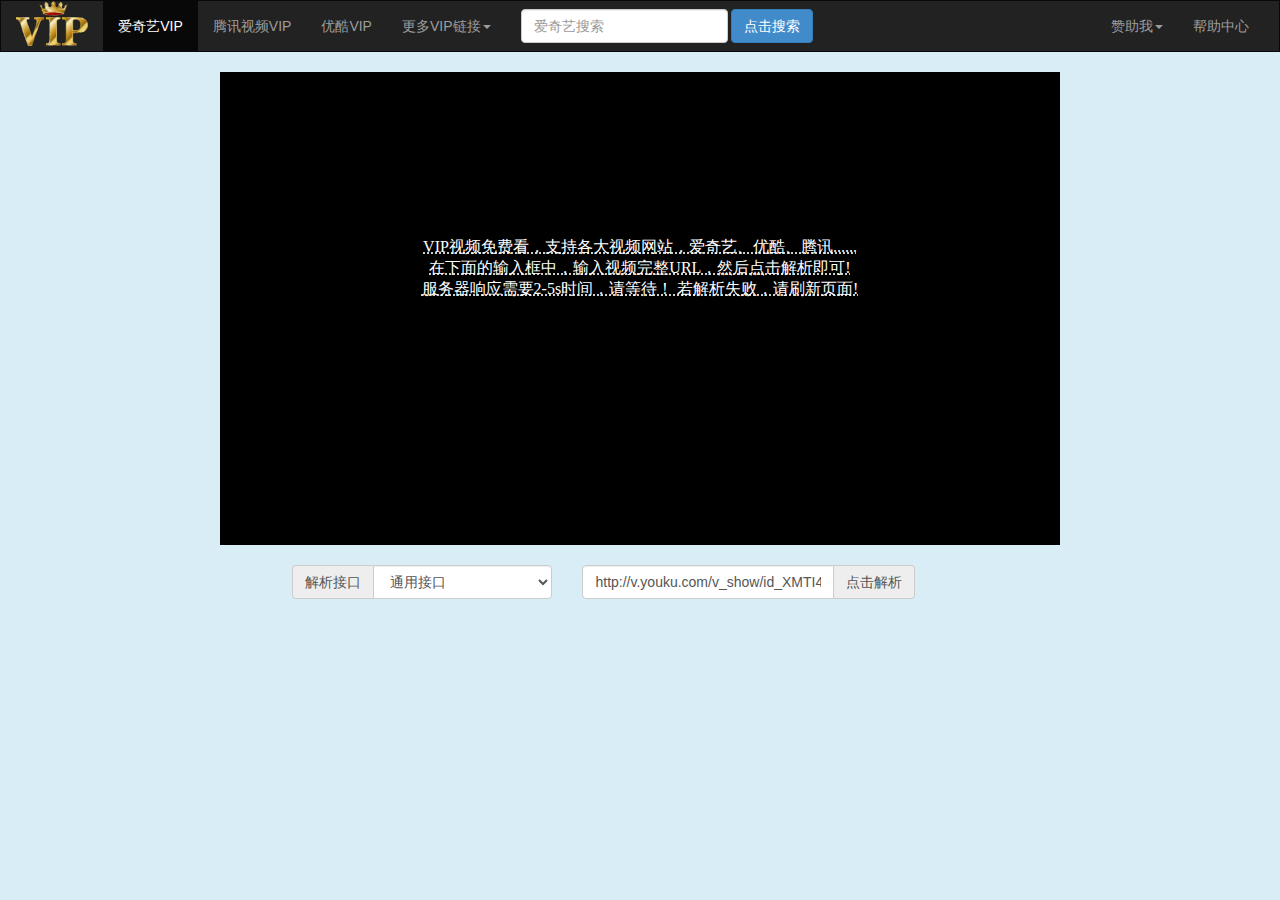
<file: index.html>
<!DOCTYPE html>
<html>

<head>
    <meta charset="UTF-8">
    <meta http-equiv="X-UA-Compatible" content="IE=edge,chrome=1">
    <meta name="viewport" content="width=device-width,initial-scale=1,minimum-scale=1,maximum-scale=1,user-scalable=no" />
    <meta name="keywords" lang="zh-CN" content="vip,vip视频,视频,视频网站,高清视频,电影,vip电影，电视剧vip" />
    <title>尊享VIP - 视频免费看</title>
    <link rel="stylesheet" href="css/bootstrap.min.css" />
    <link rel="stylesheet" type="text/css" href="css/index.css">
</head>

<body class="bg-info">
    <!--
        	作者：277478869@qq.com
        	时间：2017-07-01
        	描述：导航条开始
        -->
    <header>
        <nav class="navbar navbar-inverse">
            <div class="container-fluid">
                <!-- Brand and toggle get grouped for better mobile display -->
                <div class="navbar-header">
                    <button type="button" class="navbar-toggle collapsed" data-toggle="collapse" data-target="#bs-example-navbar-collapse-1" aria-expanded="false">
                        <span class="sr-only">Toggle navigation</span>
                        <span class="icon-bar"></span>
                        <span class="icon-bar"></span>
                        <span class="icon-bar"></span>
                    </button>
                    <a class="navbar-brand" href="https://cloudgyb.github.io">
                	<img src="img/logo.png" alt="VIP电影免费看">
                </a>
                </div>
                <div class="collapse navbar-collapse" id="bs-example-navbar-collapse-1">
                    <ul class="nav navbar-nav">
                        <li class="active">
                            <a href="http://vip.iqiyi.com/?fc=b4df9faa4b31aec4" target="_blank">爱奇艺VIP<span class="sr-only">(current)</span></a>
                        </li>
                        <li>
                            <a href="http://film.qq.com/x/2017/" target="_blank">腾讯视频VIP</a>
                        </li>
                        <li>
                            <a href="http://vip.youku.com/" target="_blank">优酷VIP</a>
                        </li>
                        <li class="dropdown">
                            <a href="#" class="dropdown-toggle" data-toggle="dropdown" role="button" aria-haspopup="true" aria-expanded="false">更多VIP链接<span class="caret"></span></a>
                            <ul class="dropdown-menu">
                                <li>
                                    <a href="https://film.sohu.com/vip.html" target="_blank">搜狐视频VIP</a>
                                </li>
                                <li>
                                    <a href="http://vip.le.com/" target="_blank">乐视VIP</a>
                                </li>
                                <li>
                                    <a href="http://vip.pptv.com/" target="_blank">PPTV聚力VIP</a>
                                </li>
                                <li>
                                    <a href="http://vip.baofeng.com/" target="_blank">暴风影音VIP</a>
                                </li>
                                <li>
                                    <a href="http://movie.ku6.com/" target="_blank">酷6网VIP</a>
                                </li>
                                <li role="separator" class="divider"></li>
                                <li>
                                    <a href="http://new.tudou.com/" target="_blank">土豆</a>
                                </li>
                                <li>
                                    <a href="http://video.sina.com.cn/" target="_blank">新浪视频</a>
                                </li>
                                <li>
                                    <a href="http://www.56.com/movie" target="_blank">我乐网</a>
                                </li>
                                <li>
                                    <a href="https://www.bilibili.com/index.html" target="_blank">哔哩哔哩</a>
                                </li>
                            </ul>
                        </li>
                    </ul>
                    <form class="navbar-form navbar-left" action="so.html" target="_blank">
                        <div class="form-group">
                            <input type="text" id="keyword" name="keyword" class="form-control" placeholder="爱奇艺搜索">
                        </div>
                        <button id="so-btn" class="btn btn-primary">点击搜索</button>
                    </form>
                    <ul class="nav navbar-nav navbar-right">
                        <li class="dropdown">
                            <a href="#" class="dropdown-toggle" data-toggle="dropdown" role="button" aria-haspopup="true" aria-expanded="false">赞助我<span class="caret"></span></a>
                            <ul class="dropdown-menu">
                                <li><img src="img/sponsor/alipay.jpg" style="width:145px;height: 145px;" /></li>
                                <li><img src="img/sponsor/weixinpay.png" style="width:145px;height: 145px;" /></li>
                            </ul>
                        </li>
                        <li>
                            <a href="help.html">帮助中心</a>
                        </li>
                    </ul>
                </div>
                <!-- /.navbar-collapse -->
            </div>
            <!-- /.container-fluid -->
        </nav>
    </header>
    <!--
        	作者：277478869@qq.com
        	时间：2017-07-01
        	描述：页面主题内容开始
        -->
    <div class="container">
        <!-- 16:9 aspect ratio -->
        <div class="embed-responsive embed-responsive-16by9">
            <iframe class="embed-responsive-item" src="help.html" scrolling="no"></iframe>
        </div>
        <br />
        <div class="row">
            <div class="col-lg-1 col-md-2 col-sm-0 col-xs-0"></div>
            <!-- 解析接口选择 -->
            <div class="col-lg-4 col-md-4 col-sm-5 col-xs-5">
                <div class="input-group">
                    <label class="input-group-addon">解析接口</label>
                    <select class="form-control" id='parse-interface'>
                        <option value="common1">通用接口</option>
                        <option value="iqiyi0">爱奇艺稳定接口</option>
                        <option value="vqq">腾讯稳定接口</option>
                        <option value="youku">优酷稳定接口</option>
                        <option value="tudou">土豆稳定接口</option>
                        <option value="manguo">芒果视频接口</option>
                        <option value="leshi">乐视接口</option>
                        <option value="sohu">搜狐视频接口</option>
                        <option value="pptv">PPTV接口</option>
                    </select>
                </div>
            </div>
            <div class="col-lg-5 col-md-5 col-sm-7 col-xs-7 form-group">
                <div class="input-group">
                    <input id="v-url" class="form-control" type="text" name="url" placeholder=" 输入视频URL" value="http://v.youku.com/v_show/id_XMTI4NTY3MTY1Mg==.html" />
                    <div id="parse-btn" class="input-group-addon"><span style="cursor: pointer;">点击解析</span></div>
                </div>
            </div>
            <div class="col-lg-2 col-md-1 col-sm-0 col-xs-0"></div>
        </div>
    </div>
    <script type="text/javascript" src="js/jquery-1.9.1.min.js"></script>
    <script type="text/javascript" src="js/bootstrap.min.js"></script>
</body>

</html>
</file>
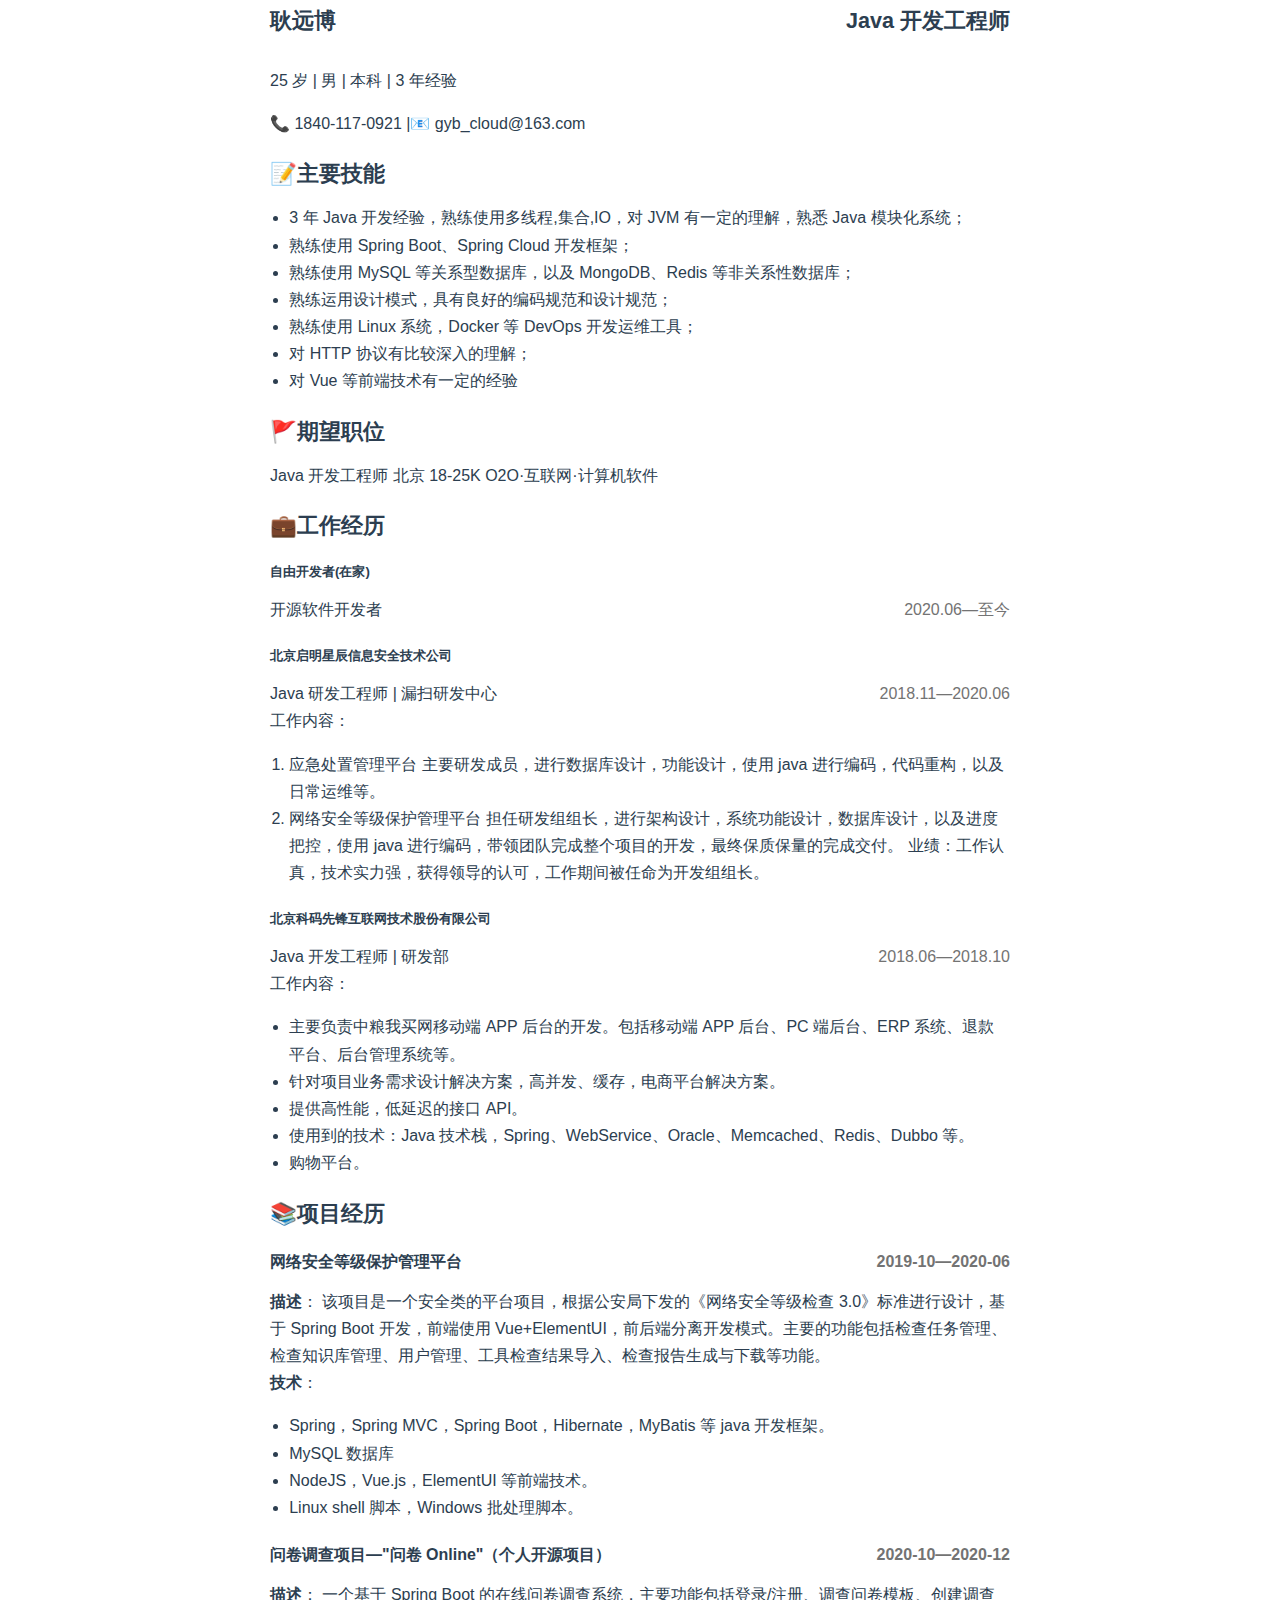
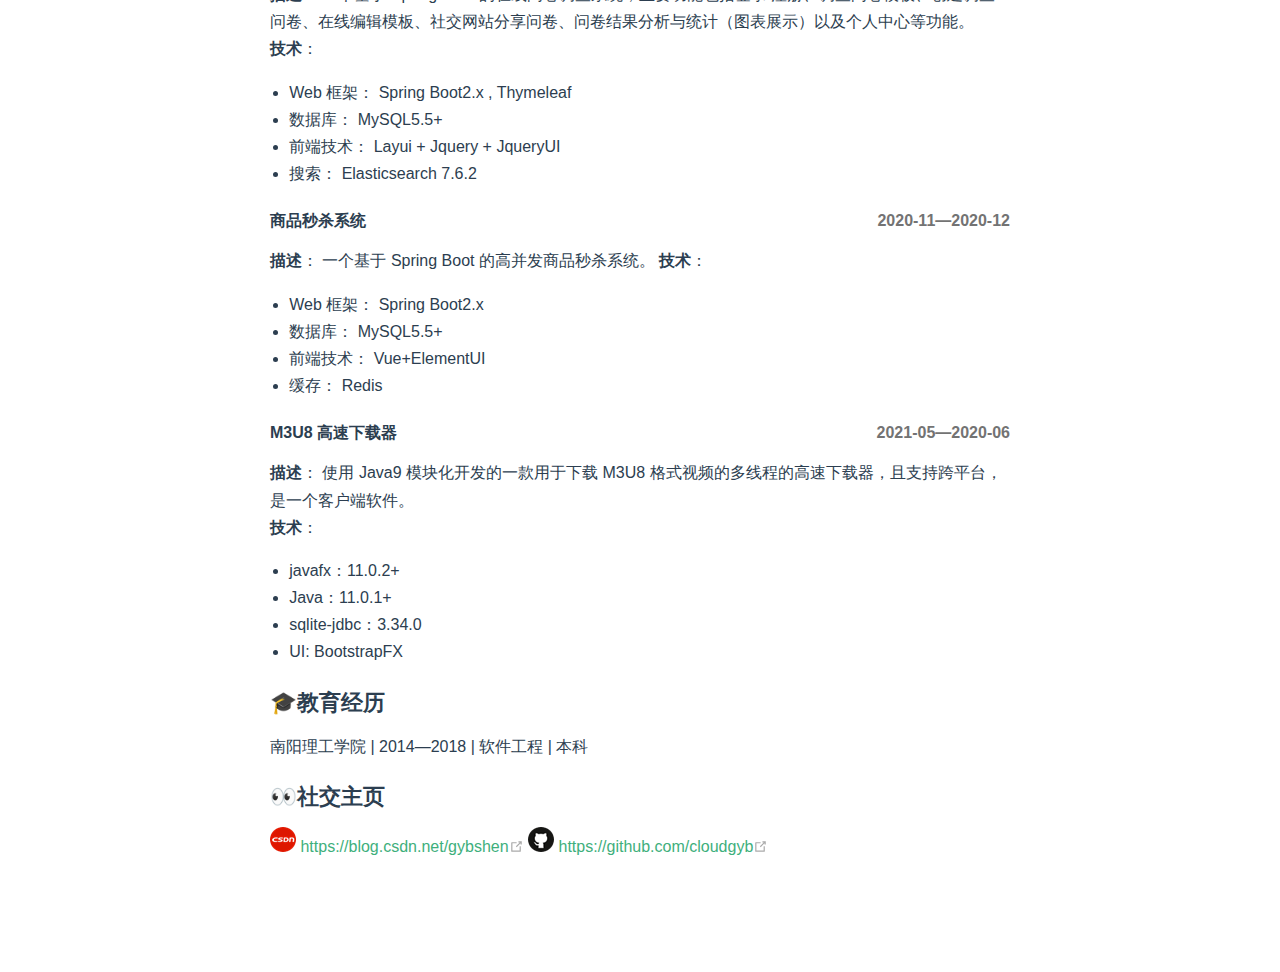
<file: resume/index.html>
<!DOCTYPE html>
<html lang="en-US">
  <head>
    <meta charset="utf-8">
    <meta name="viewport" content="width=device-width,initial-scale=1">
    <title>耿远博 | 非常感谢您在百忙之中查看我的简历</title>
    <meta name="generator" content="VuePress 1.8.2">
    
    <meta name="description" content="Just playing around">
    
    <link rel="preload" href="/resume/assets/css/0.styles.07fd8da5.css" as="style"><link rel="preload" href="/resume/assets/js/app.e9325c93.js" as="script"><link rel="preload" href="/resume/assets/js/2.5a4153d2.js" as="script"><link rel="preload" href="/resume/assets/js/6.09b10b23.js" as="script"><link rel="prefetch" href="/resume/assets/js/3.f2fa0af8.js"><link rel="prefetch" href="/resume/assets/js/4.20b2ba74.js"><link rel="prefetch" href="/resume/assets/js/5.7f1e672e.js"><link rel="prefetch" href="/resume/assets/js/7.79a33cd8.js">
    <link rel="stylesheet" href="/resume/assets/css/0.styles.07fd8da5.css">
  </head>
  <body>
    <div id="app" data-server-rendered="true"><div class="theme-container no-navbar no-sidebar"><!----> <div class="sidebar-mask"></div> <aside class="sidebar"><!---->  <!----> </aside> <main class="page"> <div class="theme-default-content content__default"><h3 id="耿远博-java-开发工程师"><a href="#耿远博-java-开发工程师" class="header-anchor">#</a> 耿远博 <label style="float:right;">Java 开发工程师</label></h3> <p>25 岁 | 男 | 本科 | 3 年经验</p> <p>📞 1840-117-0921 |📧 gyb_cloud@163.com</p> <h3 id="主要技能"><a href="#主要技能" class="header-anchor">#</a> 📝主要技能</h3> <ul><li>3 年 Java 开发经验，熟练使用多线程,集合,IO，对 JVM 有一定的理解，熟悉 Java 模块化系统；</li> <li>熟练使用 Spring Boot、Spring Cloud 开发框架；</li> <li>熟练使用 MySQL 等关系型数据库，以及 MongoDB、Redis 等非关系性数据库；</li> <li>熟练运用设计模式，具有良好的编码规范和设计规范；</li> <li>熟练使用 Linux 系统，Docker 等 DevOps 开发运维工具；</li> <li>对 HTTP 协议有比较深入的理解；</li> <li>对 Vue 等前端技术有一定的经验</li></ul> <h3 id="期望职位"><a href="#期望职位" class="header-anchor">#</a> 🚩期望职位</h3> <p>Java 开发工程师 北京 18-25K O2O·互联网·计算机软件</p> <h3 id="工作经历"><a href="#工作经历" class="header-anchor">#</a> 💼工作经历</h3> <h5 id="自由开发者-在家"><a href="#自由开发者-在家" class="header-anchor">#</a> 自由开发者(在家)</h5> <p>开源软件开发者 <span style="float:right;color:#737373;">2020.06—至今</span></p> <h5 id="北京启明星辰信息安全技术公司"><a href="#北京启明星辰信息安全技术公司" class="header-anchor">#</a> 北京启明星辰信息安全技术公司</h5> <p>Java 研发工程师 | 漏扫研发中心 <span style="float:right;color:#737373;">2018.11—2020.06</span><br>
工作内容：</p> <ol><li>应急处置管理平台
主要研发成员，进行数据库设计，功能设计，使用 java 进行编码，代码重构，以及日常运维等。</li> <li>网络安全等级保护管理平台
担任研发组组长，进行架构设计，系统功能设计，数据库设计，以及进度把控，使用 java 进行编码，带领团队完成整个项目的开发，最终保质保量的完成交付。
业绩：工作认真，技术实力强，获得领导的认可，工作期间被任命为开发组组长。</li></ol> <h5 id="北京科码先锋互联网技术股份有限公司"><a href="#北京科码先锋互联网技术股份有限公司" class="header-anchor">#</a> 北京科码先锋互联网技术股份有限公司</h5> <p>Java 开发工程师 | 研发部 <span style="float:right;color:#737373;">2018.06—2018.10</span><br>
工作内容：</p> <ul><li>主要负责中粮我买网移动端 APP 后台的开发。包括移动端 APP 后台、PC 端后台、ERP 系统、退款平台、后台管理系统等。</li> <li>针对项目业务需求设计解决方案，高并发、缓存，电商平台解决方案。</li> <li>提供高性能，低延迟的接口 API。</li> <li>使用到的技术：Java 技术栈，Spring、WebService、Oracle、Memcached、Redis、Dubbo 等。</li> <li>购物平台。</li></ul> <h3 id="项目经历"><a href="#项目经历" class="header-anchor">#</a> 📚项目经历</h3> <h4 id="网络安全等级保护管理平台-2019-10-2020-06"><a href="#网络安全等级保护管理平台-2019-10-2020-06" class="header-anchor">#</a> 网络安全等级保护管理平台 <span style="float:right;color:#737373;">2019-10—2020-06</span><br></h4> <p><strong>描述</strong>：
该项目是一个安全类的平台项目，根据公安局下发的《网络安全等级检查 3.0》标准进行设计，基于 Spring Boot 开发，前端使用 Vue+ElementUI，前后端分离开发模式。主要的功能包括检查任务管理、检查知识库管理、用户管理、工具检查结果导入、检查报告生成与下载等功能。<br> <strong>技术</strong>：</p> <ul><li>Spring，Spring MVC，Spring Boot，Hibernate，MyBatis 等 java 开发框架。</li> <li>MySQL 数据库</li> <li>NodeJS，Vue.js，ElementUI 等前端技术。</li> <li>Linux shell 脚本，Windows 批处理脚本。</li></ul> <h4 id="问卷调查项目-问卷-online-个人开源项目-2020-10-2020-12"><a href="#问卷调查项目-问卷-online-个人开源项目-2020-10-2020-12" class="header-anchor">#</a> 问卷调查项目—&quot;问卷 Online&quot;（个人开源项目） <span style="float:right;color:#737373;">2020-10—2020-12</span><br></h4> <p><strong>描述</strong>：
一个基于 Spring Boot 的在线问卷调查系统，主要功能包括登录/注册、调查问卷模板、创建调查问卷、在线编辑模板、社交网站分享问卷、问卷结果分析与统计（图表展示）以及个人中心等功能。<br> <strong>技术</strong>：</p> <ul><li>Web 框架： Spring Boot2.x , Thymeleaf</li> <li>数据库： MySQL5.5+</li> <li>前端技术： Layui + Jquery + JqueryUI</li> <li>搜索： Elasticsearch 7.6.2</li></ul> <h4 id="商品秒杀系统-2020-11-2020-12"><a href="#商品秒杀系统-2020-11-2020-12" class="header-anchor">#</a> 商品秒杀系统 <span style="float:right;color:#737373;">2020-11—2020-12</span><br></h4> <p><strong>描述</strong>：
一个基于 Spring Boot 的高并发商品秒杀系统。
<strong>技术</strong>：</p> <ul><li>Web 框架： Spring Boot2.x</li> <li>数据库： MySQL5.5+</li> <li>前端技术： Vue+ElementUI</li> <li>缓存： Redis</li></ul> <h4 id="m3u8-高速下载器-2021-05-2020-06"><a href="#m3u8-高速下载器-2021-05-2020-06" class="header-anchor">#</a> M3U8 高速下载器 <span style="float:right;color:#737373;">2021-05—2020-06</span><br></h4> <p><strong>描述</strong>：
使用 Java9 模块化开发的一款用于下载 M3U8 格式视频的多线程的高速下载器，且支持跨平台，是一个客户端软件。<br> <strong>技术</strong>：</p> <ul><li>javafx：11.0.2+</li> <li>Java：11.0.1+</li> <li>sqlite-jdbc：3.34.0</li> <li>UI: BootstrapFX</li></ul> <h3 id="教育经历"><a href="#教育经历" class="header-anchor">#</a> 🎓教育经历</h3> <p>南阳理工学院 | 2014—2018 |
软件工程 | 本科</p> <h3 id="社交主页"><a href="#社交主页" class="header-anchor">#</a> 👀社交主页</h3> <p><img src="[data-uri]" alt="CSDN"> <a href="https://blog.csdn.net/gybshen" target="_blank" rel="noopener noreferrer">https://blog.csdn.net/gybshen<span><svg xmlns="http://www.w3.org/2000/svg" aria-hidden="true" focusable="false" x="0px" y="0px" viewBox="0 0 100 100" width="15" height="15" class="icon outbound"><path fill="currentColor" d="M18.8,85.1h56l0,0c2.2,0,4-1.8,4-4v-32h-8v28h-48v-48h28v-8h-32l0,0c-2.2,0-4,1.8-4,4v56C14.8,83.3,16.6,85.1,18.8,85.1z"></path> <polygon fill="currentColor" points="45.7,48.7 51.3,54.3 77.2,28.5 77.2,37.2 85.2,37.2 85.2,14.9 62.8,14.9 62.8,22.9 71.5,22.9"></polygon></svg> <span class="sr-only">(opens new window)</span></span></a> <img src="[data-uri]" alt="Github"> <a href="https://github.com/cloudgyb" target="_blank" rel="noopener noreferrer">https://github.com/cloudgyb<span><svg xmlns="http://www.w3.org/2000/svg" aria-hidden="true" focusable="false" x="0px" y="0px" viewBox="0 0 100 100" width="15" height="15" class="icon outbound"><path fill="currentColor" d="M18.8,85.1h56l0,0c2.2,0,4-1.8,4-4v-32h-8v28h-48v-48h28v-8h-32l0,0c-2.2,0-4,1.8-4,4v56C14.8,83.3,16.6,85.1,18.8,85.1z"></path> <polygon fill="currentColor" points="45.7,48.7 51.3,54.3 77.2,28.5 77.2,37.2 85.2,37.2 85.2,14.9 62.8,14.9 62.8,22.9 71.5,22.9"></polygon></svg> <span class="sr-only">(opens new window)</span></span></a></p></div> <footer class="page-edit"><!----> <!----></footer> <!----> </main></div><div class="global-ui"></div></div>
    <script src="/resume/assets/js/app.e9325c93.js" defer></script><script src="/resume/assets/js/2.5a4153d2.js" defer></script><script src="/resume/assets/js/6.09b10b23.js" defer></script>
  </body>
</html>
</file>
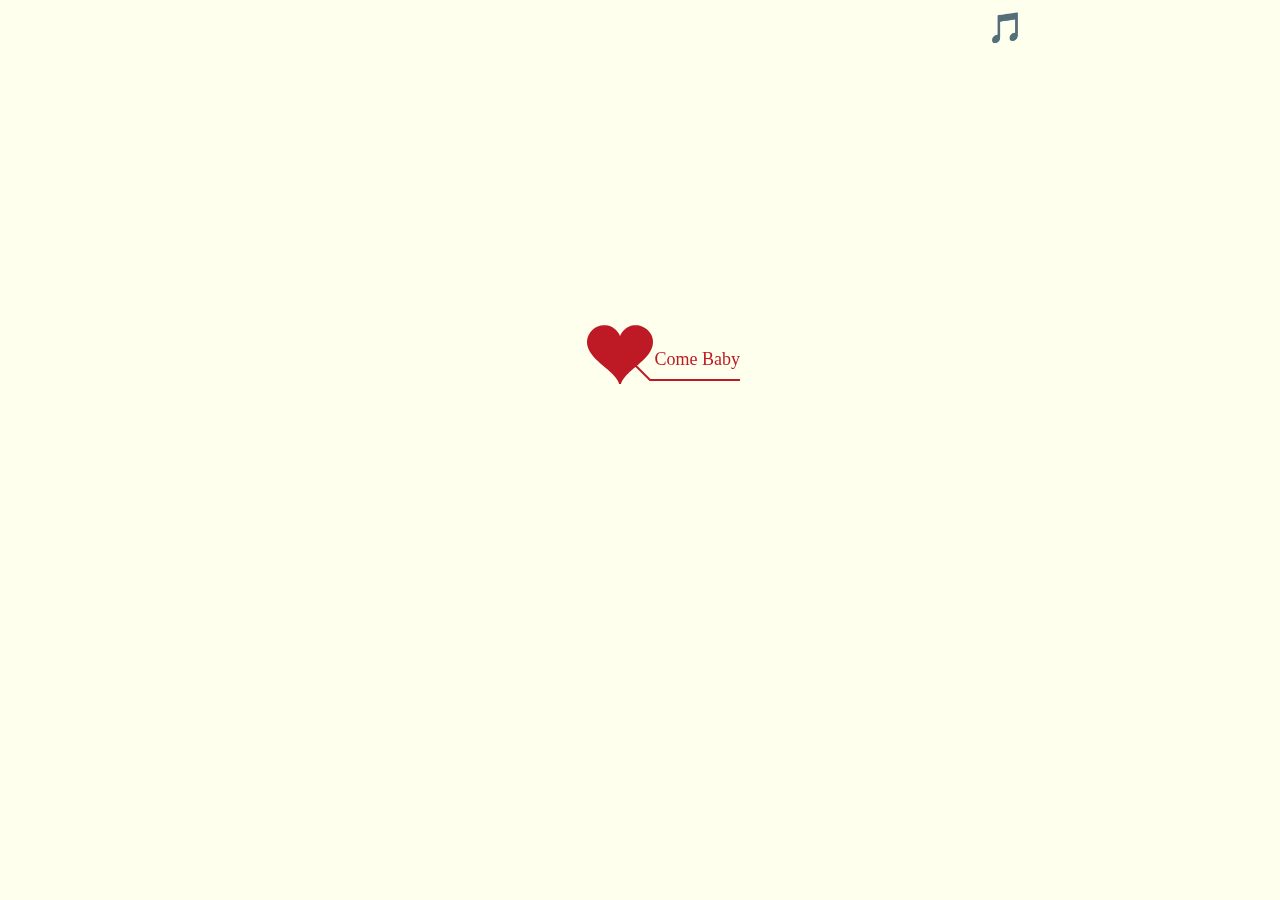
<file: love/1/index.html>
﻿<!DOCTYPE html PUBLIC "-//W3C//DTD XHTML 1.0 Strict//EN" "http://www.w3.org/TR/xhtml1/DTD/xhtml1-strict.dtd">
<html xml:lang="en" xmlns="http://www.w3.org/1999/xhtml">
<head>
    <meta http-equiv="Content-Type" content="text/html; charset=UTF-8">
    <title>给陈老师的一封信</title>
    <link type="text/css" rel="stylesheet" href="./file/default.css">
    <script type="text/javascript" src="./file/jquery.min.js"></script>
    <script type="text/javascript" src="./file/jscex.min.js"></script>
    <script type="text/javascript" src="./file/jscex-parser.js"></script>
    <script type="text/javascript" src="./file/jscex-jit.js"></script>
    <script type="text/javascript" src="./file/jscex-builderbase.min.js"></script>
    <script type="text/javascript" src="./file/jscex-async.min.js"></script>
    <script type="text/javascript" src="./file/jscex-async-powerpack.min.js"></script>
    <script type="text/javascript" src="./file/functions.js" charset="utf-8"></script>
    <script type="text/javascript" src="./file/love.js" charset="utf-8"></script>
    <style type="text/css">
    </style>
</head>
<body>
<div id="main">
    <div id="error">本页面采用HTML5编辑，目前您的浏览器无法显示，请换成谷歌(<a
            href="http://www.google.cn/chrome/intl/zh-CN/landing_chrome.html?hl=zh-CN&brand=CHMI">Chrome</a>)或者火狐(<a
            href="http://firefox.com.cn/download/">Firefox</a>)浏览器，或者其他游览器的最新版本。
    </div>
    <audio height="100" width="100" id="music">
        <source src="renxi.mp3" type="audio/mp3"/>
        <embed height="100" width="100" src="renxi.mp3"/>
    </audio>
    <div onclick="document.getElementById('music').play()" title="点我播放音乐" style="cursor: pointer;position: absolute;right: 20%">
        <span style='font-size:30px;'>&#127925;</span>
    </div>
    <div id="wrap">
        <div id="text">
            <div id="code"><font color="#FF0000"> <span class="say">亲爱的陈老师，我&#128150;你</span><br>
                <span class="say"> 你还记得吗，咱们第一次见面是我去你家相亲，第一次见面，我紧张的双手出汗...那天是2024年1月1日</span><br>
                <span class="say"> 在2024年1月5日晚上我主动加了你的微信，1月6日早上你同意了我的好友申请...</span><br>
                <span class="say"> 2月14日情人节，我跑了镇上几个地方买到了心仪的玫瑰花，只想亲手送给你...</span><br>
                <span class="say"> 3月24晚上我惹你生气了...爱需要包容和理解，第二天下午我们和好了，然后我们确定了恋爱关系...我开心的不知道该怎么做...</span><br>
                <span class="say"> 我知道我不会甜言蜜语，</span><br>
                <span class="say"> 但是我会用行动证明一切</span><br>
                <span class="say">希望可以执子之手，与子偕老</span><br>
                <span class="say">如果上天让我许三个愿望，</span><br>
                <span class="say">第一个是今生今世和你在一起， </span><br>
                <span class="say"> 第二个是再生再世和你在一起，</span><br>
                <span class="say">第三个是永生永世和你不分离 </span><br>
                <span class="say"><span class="space"></span> -- 爱你的小耿</span> </font>
                <br/>
                <br/>
                </p>
            </div>
        </div>
        <div id="clock-box">
            <span class="STYLE1"></span>
            <font color="#f61212cc">亲爱的，我喜欢你</font>
            <span class="STYLE1">已经是……</span>
            <div id="clock"></div>
        </div>
        <canvas id="canvas" width="1100" height="680"></canvas>
    </div>

</div>

<script>
</script>

<script>
    (function () {
        var canvas = $('#canvas');

        if (!canvas[0].getContext) {
            $("#error").show();
            return false;
        }

        var width = canvas.width();
        var height = canvas.height();
        canvas.attr("width", width);
        canvas.attr("height", height);
        var opts = {
            seed: {
                x: width / 2 - 20,
                color: "rgb(190, 26, 37)",
                scale: 2
            },
            branch: [
                [535, 680, 570, 250, 500, 200, 30, 100, [
                    [540, 500, 455, 417, 340, 400, 13, 100, [
                        [450, 435, 434, 430, 394, 395, 2, 40]
                    ]],
                    [550, 445, 600, 356, 680, 345, 12, 100, [
                        [578, 400, 648, 409, 661, 426, 3, 80]
                    ]],
                    [539, 281, 537, 248, 534, 217, 3, 40],
                    [546, 397, 413, 247, 328, 244, 9, 80, [
                        [427, 286, 383, 253, 371, 205, 2, 40],
                        [498, 345, 435, 315, 395, 330, 4, 60]
                    ]],
                    [546, 357, 608, 252, 678, 221, 6, 100, [
                        [590, 293, 646, 277, 648, 271, 2, 80]
                    ]]
                ]]
            ],
            bloom: {
                num: 700,
                width: 1080,
                height: 650,
            },
            footer: {
                width: 1200,
                height: 5,
                speed: 10,
            }
        }

        var tree = new Tree(canvas[0], width, height, opts);
        var seed = tree.seed;
        var foot = tree.footer;
        var hold = 1;

        canvas.click(function (e) {
            var offset = canvas.offset(), x, y;
            x = e.pageX - offset.left;
            y = e.pageY - offset.top;
            if (seed.hover(x, y)) {
                hold = 0;
                canvas.unbind("click");
                canvas.unbind("mousemove");
                canvas.removeClass('hand');
            }
        }).mousemove(function (e) {
            var offset = canvas.offset(), x, y;
            x = e.pageX - offset.left;
            y = e.pageY - offset.top;
            canvas.toggleClass('hand', seed.hover(x, y));
        });

        var seedAnimate = eval(Jscex.compile("async", function () {
            seed.draw();
            while (hold) {
                $await(Jscex.Async.sleep(10));
            }
            while (seed.canScale()) {
                seed.scale(0.95);
                $await(Jscex.Async.sleep(10));
            }
            while (seed.canMove()) {
                seed.move(0, 2);
                foot.draw();
                $await(Jscex.Async.sleep(10));
            }
        }));

        var growAnimate = eval(Jscex.compile("async", function () {
            do {
                tree.grow();
                $await(Jscex.Async.sleep(10));
            } while (tree.canGrow());
        }));

        var flowAnimate = eval(Jscex.compile("async", function () {
            do {
                tree.flower(2);
                $await(Jscex.Async.sleep(10));
            } while (tree.canFlower());
        }));

        var moveAnimate = eval(Jscex.compile("async", function () {
            tree.snapshot("p1", 240, 0, 610, 680);
            while (tree.move("p1", 500, 0)) {
                foot.draw();
                $await(Jscex.Async.sleep(10));
            }
            foot.draw();
            tree.snapshot("p2", 500, 0, 610, 680);

            // 会有闪烁不得意这样做, (＞﹏＜)
            canvas.parent().css("background", "url(" + tree.toDataURL('image/png') + ")");
            canvas.css("background", "#ffe");
            $await(Jscex.Async.sleep(300));
            canvas.css("background", "none");
        }));

        var jumpAnimate = eval(Jscex.compile("async", function () {
            var ctx = tree.ctx;
            while (true) {
                tree.ctx.clearRect(0, 0, width, height);
                tree.jump();
                foot.draw();
                $await(Jscex.Async.sleep(25));
            }
        }));

        var textAnimate = eval(Jscex.compile("async", function () {
            var together = new Date();
            together.setFullYear(2024, 0, 1); 			//时间年月日
            together.setHours(16);						//小时
            together.setMinutes(0);					//分钟
            together.setSeconds(0);					//秒前一位
            together.setMilliseconds(0);				//秒第二位

            $("#code").show().typewriter();
            $("#clock-box").fadeIn(500);
            while (true) {
                timeElapse(together);
                $await(Jscex.Async.sleep(1000));
            }
        }));

        var runAsync = eval(Jscex.compile("async", function () {
            $await(seedAnimate());
            $await(growAnimate());
            $await(flowAnimate());
            $await(moveAnimate());

            textAnimate().start();

            $await(jumpAnimate());
        }));

        runAsync().start();
    })();
</script>
</body>
</html>
</file>
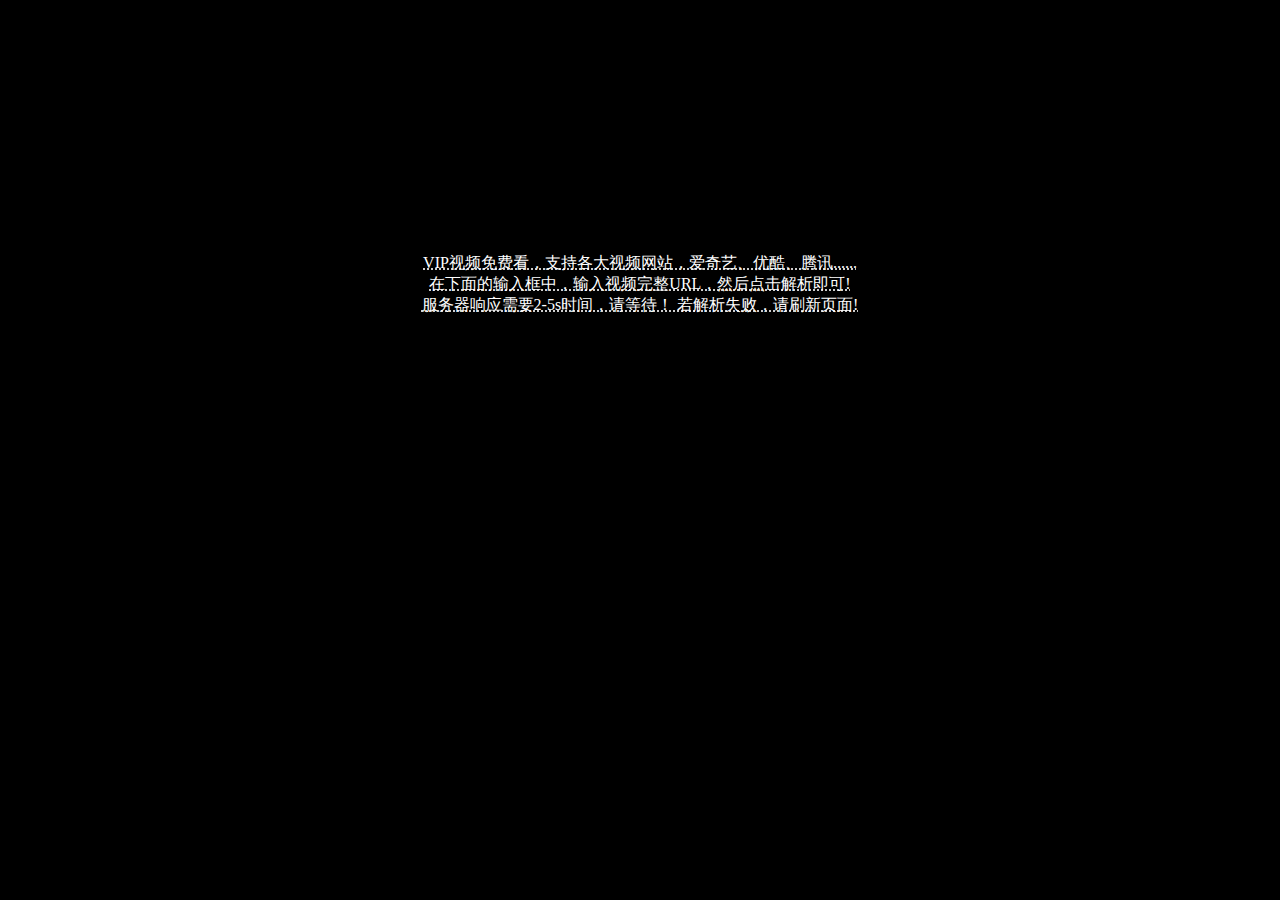
<file: help.html>
<!DOCTYPE html>
<html>

<head>
    <meta charset="utf-8" />
    <title>尊享VIP - 帮助</title>
    <style type="text/css">
    body {
        background: rgb(0, 0, 0);
    }

    div {
        text-align: center;
        text-decoration: underline;
        text-decoration-style: dotted;
        margin:20%;
        color: white;
    }
    </style>
</head>

<body>
    <div>
        VIP视频免费看，支持各大视频网站，爱奇艺、优酷、腾讯......
        <br> 在下面的输入框中，输入视频完整URL，然后点击解析即可!
        <br> 服务器响应需要2-5s时间，请等待！ 若解析失败，请刷新页面!
    </div>
</body>

</html>
</file>
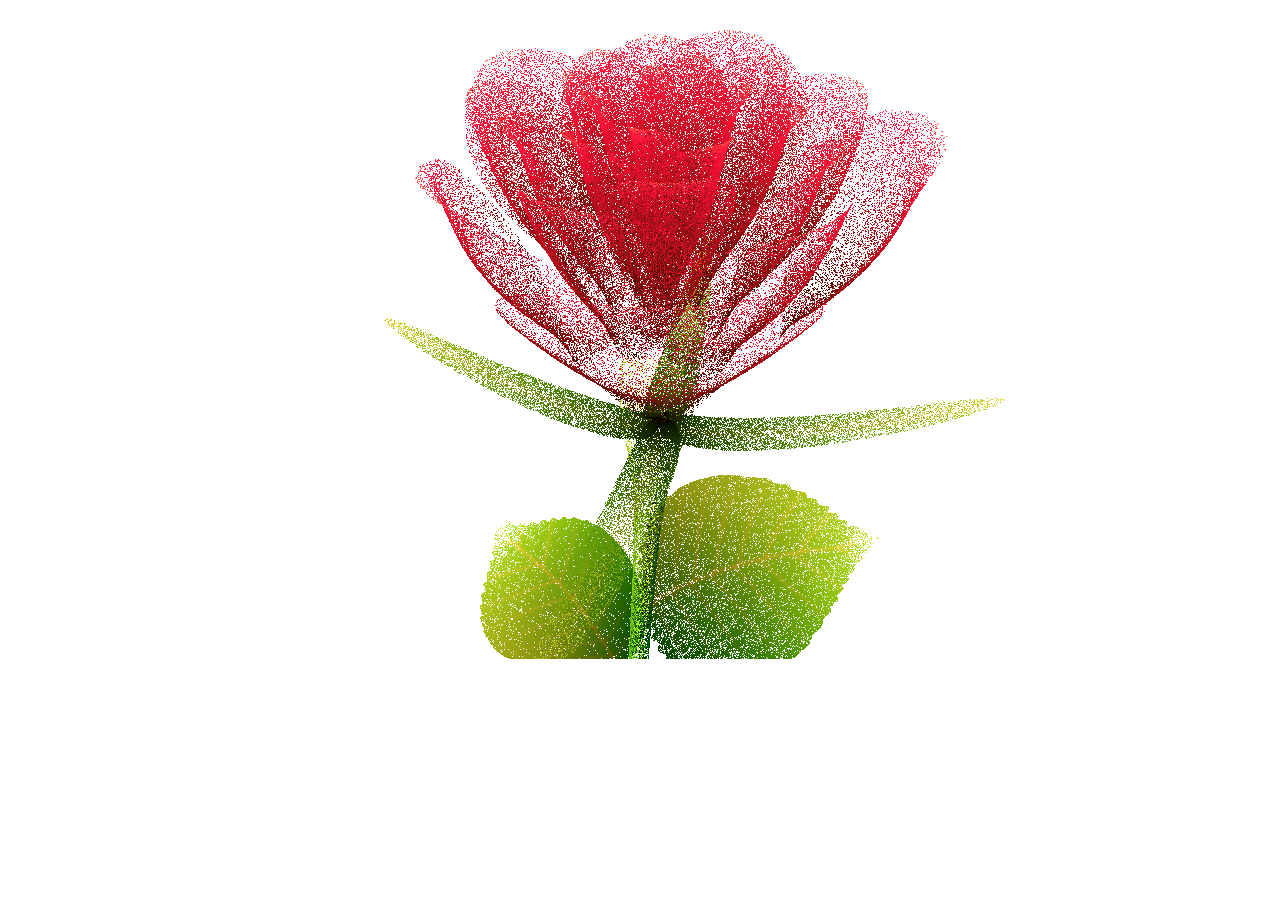
<file: Rose.html>
<!DOCTYPE HTML>
<html>  
<head>  
<title>Rose - 呐！玫瑰花送给你</title>  
<meta http-equiv="Content-Type" content="text/html; charset=UTF-8">  
</head>  
<body style="margin-left:100px">  
<div style="text-align: center"> 
    <canvas id="c">亲爱的，你的浏览器不支持H5呢</canvas> 
</div>

<script type="text/javascript">
    var canvas = document.getElementsByTagName('canvas')[0];
    var context = canvas.getContext('2d'); 

    var a = context; 
    var b = document.body;
    var c = canvas;

    document.body.clientWidth; 
    var zBuffer = []; 
    var SIZE = 520+131.4;
    canvas.width = canvas.height = SIZE;
    var h = -300; 

    function surface(a, b, c) {  
        if (c > 60) {  
            return {   
                x : Math.sin(a * 7) * (13 + 5 / (.2 + Math.pow(b * 4, 4)))  - Math.sin(b) * 50,  
                y : b * SIZE + 50,   
                z : 625 + Math.cos(a * 7)   * (13 + 5 / (.2 + Math.pow(b * 4, 4))) + b * 400,  
                r : a * 1 - b / 2,  g : a  };  
            } 

        var A = a * 2 - 1;
        var B = b * 2 - 1; 

        if (A * A + B * B < 1) {
        if (c > 37) { 
            var j = c & 1;  
            var n = j ? 6 : 4;   
            var o = .5 / (a + .01) + Math.cos(b * 125) * 3 - a * 300;  
            var w = b * h;  
            return {   
                x : o * Math.cos(n) + w * Math.sin(n) + j * 610 - 390,  
                y : o * Math.sin(n) - w * Math.cos(n) + 550 - j * 350,  
                z : 1180 + Math.cos(B + A) * 99 - j * 300,  
                r : .4  - a  * .1   + Math.pow(1 - B * B, -h * 6)  * .15  - a  * b  * .4   + Math.cos(a + b)  / 5   + Math.pow(Math.cos((o * (a + 1) + (B > 0 ? w  : -w)) / 25), 30) * .1 * (1 - B * B),  g : o / 1e3 + .7 - o * w * 3e-6
            };  
        }

        if (c > 32) {  
            c = c * 1.16 - .15;  
            var o = a * 45 - 20;  
            var w = b * b * h;  
            var z = o * Math.sin(c) + w * Math.cos(c) + 620;  
            return {  
                x : o * Math.cos(c) - w * Math.sin(c),  
                y : 28 + Math.cos(B * .5) * 99 - b * b * b * 60 - z / 2  - h,  
                z : z,  
                r : (b * b * .3 + Math.pow((1 - (A * A)), 7) * .15 + .3)  * b,  
                g : b * .7  
            };  
        }

        var o = A * (2 - b) * (80 - c * 2);  
        var w = 99 - Math.cos(A) * 120 - Math.cos(b) * (-h - c * 4.9)  + Math.cos(Math.pow(1 - b, 7)) * 50 + c * 2;  
        var z = o * Math.sin(c) + w * Math.cos(c) + 700;  
        return {  
            x : o * Math.cos(c) - w * Math.sin(c),  
            y : B * 99 - Math.cos(Math.pow(b, 7)) * 50 - c / 3 - z  / 1.35 + 450,  z : z,  
            r : (1 - b / 1.2) * .9 + a * .1,  
            g : Math.pow((1 - b), 20) / 4 + .05  
        };  
        }  
    }   



    setInterval(function() {  
        for ( var i = 0; i < 10000; i++) {   
            var part = i % 46;   
            var c = part / .74;   
            var point = surface(Math.random(), Math.random(), c);  
            if (point) {  
                var z = point.z;  
                var x = parseInt(point.x * SIZE / z - h);  
                var y = parseInt(point.y * SIZE / z - h);  
                var zBufferIndex = y * SIZE + x;  
                if ((typeof zBuffer[zBufferIndex] === "undefined")  || (zBuffer[zBufferIndex] > z)) {  
                    zBuffer[zBufferIndex] = z;   
                    var r = -parseInt(point.r * h);  var g = -parseInt(point.g * h);  
                    var b = -parseInt(point.r * point.r * -80);   
                    context.fillStyle = "rgb(" + r + "," + g + "," + b  + ")";  
                    context.fillRect(x, y, 1, 1);  
                }  
            }  
        }  
    }, 0);  

</script>

</body>  
</html>
</file>
<file: resume/assets/css/0.styles.07fd8da5.css>
code[class*=language-],pre[class*=language-]{color:#ccc;background:none;font-family:Consolas,Monaco,Andale Mono,Ubuntu Mono,monospace;font-size:1em;text-align:left;white-space:pre;word-spacing:normal;word-break:normal;word-wrap:normal;line-height:1.5;-moz-tab-size:4;-o-tab-size:4;tab-size:4;-webkit-hyphens:none;-ms-hyphens:none;hyphens:none}pre[class*=language-]{padding:1em;margin:.5em 0;overflow:auto}:not(pre)>code[class*=language-],pre[class*=language-]{background:#2d2d2d}:not(pre)>code[class*=language-]{padding:.1em;border-radius:.3em;white-space:normal}.token.block-comment,.token.cdata,.token.comment,.token.doctype,.token.prolog{color:#999}.token.punctuation{color:#ccc}.token.attr-name,.token.deleted,.token.namespace,.token.tag{color:#e2777a}.token.function-name{color:#6196cc}.token.boolean,.token.function,.token.number{color:#f08d49}.token.class-name,.token.constant,.token.property,.token.symbol{color:#f8c555}.token.atrule,.token.builtin,.token.important,.token.keyword,.token.selector{color:#cc99cd}.token.attr-value,.token.char,.token.regex,.token.string,.token.variable{color:#7ec699}.token.entity,.token.operator,.token.url{color:#67cdcc}.token.bold,.token.important{font-weight:700}.token.italic{font-style:italic}.token.entity{cursor:help}.token.inserted{color:green}.theme-default-content code{color:#476582;padding:.25rem .5rem;margin:0;font-size:.85em;background-color:rgba(27,31,35,.05);border-radius:3px}.theme-default-content code .token.deleted{color:#ec5975}.theme-default-content code .token.inserted{color:#3eaf7c}.theme-default-content pre,.theme-default-content pre[class*=language-]{line-height:1.4;padding:1.25rem 1.5rem;margin:.85rem 0;background-color:#282c34;border-radius:6px;overflow:auto}.theme-default-content pre[class*=language-] code,.theme-default-content pre code{color:#fff;padding:0;background-color:transparent;border-radius:0}div[class*=language-]{position:relative;background-color:#282c34;border-radius:6px}div[class*=language-] .highlight-lines{-webkit-user-select:none;user-select:none;padding-top:1.3rem;position:absolute;top:0;left:0;width:100%;line-height:1.4}div[class*=language-] .highlight-lines .highlighted{background-color:rgba(0,0,0,.66)}div[class*=language-] pre,div[class*=language-] pre[class*=language-]{background:transparent;position:relative;z-index:1}div[class*=language-]:before{position:absolute;z-index:3;top:.8em;right:1em;font-size:.75rem;color:hsla(0,0%,100%,.4)}div[class*=language-]:not(.line-numbers-mode) .line-numbers-wrapper{display:none}div[class*=language-].line-numbers-mode .highlight-lines .highlighted{position:relative}div[class*=language-].line-numbers-mode .highlight-lines .highlighted:before{content:" ";position:absolute;z-index:3;left:0;top:0;display:block;width:3.5rem;height:100%;background-color:rgba(0,0,0,.66)}div[class*=language-].line-numbers-mode pre{padding-left:4.5rem;vertical-align:middle}div[class*=language-].line-numbers-mode .line-numbers-wrapper{position:absolute;top:0;width:3.5rem;text-align:center;color:hsla(0,0%,100%,.3);padding:1.25rem 0;line-height:1.4}div[class*=language-].line-numbers-mode .line-numbers-wrapper br{-webkit-user-select:none;user-select:none}div[class*=language-].line-numbers-mode .line-numbers-wrapper .line-number{position:relative;z-index:4;-webkit-user-select:none;user-select:none;font-size:.85em}div[class*=language-].line-numbers-mode:after{content:"";position:absolute;z-index:2;top:0;left:0;width:3.5rem;height:100%;border-radius:6px 0 0 6px;border-right:1px solid rgba(0,0,0,.66);background-color:#282c34}div[class~=language-js]:before{content:"js"}div[class~=language-ts]:before{content:"ts"}div[class~=language-html]:before{content:"html"}div[class~=language-md]:before{content:"md"}div[class~=language-vue]:before{content:"vue"}div[class~=language-css]:before{content:"css"}div[class~=language-sass]:before{content:"sass"}div[class~=language-scss]:before{content:"scss"}div[class~=language-less]:before{content:"less"}div[class~=language-stylus]:before{content:"stylus"}div[class~=language-go]:before{content:"go"}div[class~=language-java]:before{content:"java"}div[class~=language-c]:before{content:"c"}div[class~=language-sh]:before{content:"sh"}div[class~=language-yaml]:before{content:"yaml"}div[class~=language-py]:before{content:"py"}div[class~=language-docker]:before{content:"docker"}div[class~=language-dockerfile]:before{content:"dockerfile"}div[class~=language-makefile]:before{content:"makefile"}div[class~=language-javascript]:before{content:"js"}div[class~=language-typescript]:before{content:"ts"}div[class~=language-markup]:before{content:"html"}div[class~=language-markdown]:before{content:"md"}div[class~=language-json]:before{content:"json"}div[class~=language-ruby]:before{content:"rb"}div[class~=language-python]:before{content:"py"}div[class~=language-bash]:before{content:"sh"}div[class~=language-php]:before{content:"php"}.custom-block .custom-block-title{font-weight:600;margin-bottom:-.4rem}.custom-block.danger,.custom-block.tip,.custom-block.warning{padding:.1rem 1.5rem;border-left-width:.5rem;border-left-style:solid;margin:1rem 0}.custom-block.tip{background-color:#f3f5f7;border-color:#42b983}.custom-block.warning{background-color:rgba(255,229,100,.3);border-color:#e7c000;color:#6b5900}.custom-block.warning .custom-block-title{color:#b29400}.custom-block.warning a{color:#2c3e50}.custom-block.danger{background-color:#ffe6e6;border-color:#c00;color:#4d0000}.custom-block.danger .custom-block-title{color:#900}.custom-block.danger a{color:#2c3e50}.custom-block.details{display:block;position:relative;border-radius:2px;margin:1.6em 0;padding:1.6em;background-color:#eee}.custom-block.details h4{margin-top:0}.custom-block.details figure:last-child,.custom-block.details p:last-child{margin-bottom:0;padding-bottom:0}.custom-block.details summary{outline:none;cursor:pointer}.arrow{display:inline-block;width:0;height:0}.arrow.up{border-bottom:6px solid #ccc}.arrow.down,.arrow.up{border-left:4px solid transparent;border-right:4px solid transparent}.arrow.down{border-top:6px solid #ccc}.arrow.right{border-left:6px solid #ccc}.arrow.left,.arrow.right{border-top:4px solid transparent;border-bottom:4px solid transparent}.arrow.left{border-right:6px solid #ccc}.theme-default-content:not(.custom){max-width:740px;margin:0 auto;padding:2rem 2.5rem}@media (max-width:959px){.theme-default-content:not(.custom){padding:2rem}}@media (max-width:419px){.theme-default-content:not(.custom){padding:1.5rem}}.table-of-contents .badge{vertical-align:middle}body,html{padding:0;margin:0;background-color:#fff}body{font-family:-apple-system,BlinkMacSystemFont,Segoe UI,Roboto,Oxygen,Ubuntu,Cantarell,Fira Sans,Droid Sans,Helvetica Neue,sans-serif;-webkit-font-smoothing:antialiased;-moz-osx-font-smoothing:grayscale;font-size:16px;color:#2c3e50}.page{padding-left:20rem}.navbar{z-index:20;right:0;height:3.6rem;background-color:#fff;box-sizing:border-box;border-bottom:1px solid #eaecef}.navbar,.sidebar-mask{position:fixed;top:0;left:0}.sidebar-mask{z-index:9;width:100vw;height:100vh;display:none}.sidebar{font-size:16px;background-color:#fff;width:20rem;position:fixed;z-index:10;margin:0;top:3.6rem;left:0;bottom:0;box-sizing:border-box;border-right:1px solid #eaecef;overflow-y:auto}.theme-default-content:not(.custom)>:first-child{margin-top:3.6rem}.theme-default-content:not(.custom) a:hover{text-decoration:underline}.theme-default-content:not(.custom) p.demo{padding:1rem 1.5rem;border:1px solid #ddd;border-radius:4px}.theme-default-content:not(.custom) img{max-width:100%}.theme-default-content.custom{padding:0;margin:0}.theme-default-content.custom img{max-width:100%}a{font-weight:500;text-decoration:none}a,p a code{color:#3eaf7c}p a code{font-weight:400}kbd{background:#eee;border:.15rem solid #ddd;border-bottom:.25rem solid #ddd;border-radius:.15rem;padding:0 .15em}blockquote{font-size:1rem;color:#999;border-left:.2rem solid #dfe2e5;margin:1rem 0;padding:.25rem 0 .25rem 1rem}blockquote>p{margin:0}ol,ul{padding-left:1.2em}strong{font-weight:600}h1,h2,h3,h4,h5,h6{font-weight:600;line-height:1.25}.theme-default-content:not(.custom)>h1,.theme-default-content:not(.custom)>h2,.theme-default-content:not(.custom)>h3,.theme-default-content:not(.custom)>h4,.theme-default-content:not(.custom)>h5,.theme-default-content:not(.custom)>h6{margin-top:-3.1rem;padding-top:4.6rem;margin-bottom:0}.theme-default-content:not(.custom)>h1:first-child,.theme-default-content:not(.custom)>h2:first-child,.theme-default-content:not(.custom)>h3:first-child,.theme-default-content:not(.custom)>h4:first-child,.theme-default-content:not(.custom)>h5:first-child,.theme-default-content:not(.custom)>h6:first-child{margin-top:-1.5rem;margin-bottom:1rem}.theme-default-content:not(.custom)>h1:first-child+.custom-block,.theme-default-content:not(.custom)>h1:first-child+p,.theme-default-content:not(.custom)>h1:first-child+pre,.theme-default-content:not(.custom)>h2:first-child+.custom-block,.theme-default-content:not(.custom)>h2:first-child+p,.theme-default-content:not(.custom)>h2:first-child+pre,.theme-default-content:not(.custom)>h3:first-child+.custom-block,.theme-default-content:not(.custom)>h3:first-child+p,.theme-default-content:not(.custom)>h3:first-child+pre,.theme-default-content:not(.custom)>h4:first-child+.custom-block,.theme-default-content:not(.custom)>h4:first-child+p,.theme-default-content:not(.custom)>h4:first-child+pre,.theme-default-content:not(.custom)>h5:first-child+.custom-block,.theme-default-content:not(.custom)>h5:first-child+p,.theme-default-content:not(.custom)>h5:first-child+pre,.theme-default-content:not(.custom)>h6:first-child+.custom-block,.theme-default-content:not(.custom)>h6:first-child+p,.theme-default-content:not(.custom)>h6:first-child+pre{margin-top:2rem}h1:focus .header-anchor,h1:hover .header-anchor,h2:focus .header-anchor,h2:hover .header-anchor,h3:focus .header-anchor,h3:hover .header-anchor,h4:focus .header-anchor,h4:hover .header-anchor,h5:focus .header-anchor,h5:hover .header-anchor,h6:focus .header-anchor,h6:hover .header-anchor{opacity:1}h1{font-size:2.2rem}h2{font-size:1.65rem;padding-bottom:.3rem;border-bottom:1px solid #eaecef}h3{font-size:1.35rem}a.header-anchor{font-size:.85em;float:left;margin-left:-.87em;padding-right:.23em;margin-top:.125em;opacity:0}a.header-anchor:focus,a.header-anchor:hover{text-decoration:none}.line-number,code,kbd{font-family:source-code-pro,Menlo,Monaco,Consolas,Courier New,monospace}ol,p,ul{line-height:1.7}hr{border:0;border-top:1px solid #eaecef}table{border-collapse:collapse;margin:1rem 0;display:block;overflow-x:auto}tr{border-top:1px solid #dfe2e5}tr:nth-child(2n){background-color:#f6f8fa}td,th{border:1px solid #dfe2e5;padding:.6em 1em}.theme-container.sidebar-open .sidebar-mask{display:block}.theme-container.no-navbar .theme-default-content:not(.custom)>h1,.theme-container.no-navbar h2,.theme-container.no-navbar h3,.theme-container.no-navbar h4,.theme-container.no-navbar h5,.theme-container.no-navbar h6{margin-top:1.5rem;padding-top:0}.theme-container.no-navbar .sidebar{top:0}@media (min-width:720px){.theme-container.no-sidebar .sidebar{display:none}.theme-container.no-sidebar .page{padding-left:0}}@media (max-width:959px){.sidebar{font-size:15px;width:16.4rem}.page{padding-left:16.4rem}}@media (max-width:719px){.sidebar{top:0;padding-top:3.6rem;transform:translateX(-100%);transition:transform .2s ease}.page{padding-left:0}.theme-container.sidebar-open .sidebar{transform:translateX(0)}.theme-container.no-navbar .sidebar{padding-top:0}}@media (max-width:419px){h1{font-size:1.9rem}.theme-default-content div[class*=language-]{margin:.85rem -1.5rem;border-radius:0}}#nprogress{pointer-events:none}#nprogress .bar{background:#3eaf7c;position:fixed;z-index:1031;top:0;left:0;width:100%;height:2px}#nprogress .peg{display:block;position:absolute;right:0;width:100px;height:100%;box-shadow:0 0 10px #3eaf7c,0 0 5px #3eaf7c;opacity:1;transform:rotate(3deg) translateY(-4px)}#nprogress .spinner{display:block;position:fixed;z-index:1031;top:15px;right:15px}#nprogress .spinner-icon{width:18px;height:18px;box-sizing:border-box;border-color:#3eaf7c transparent transparent #3eaf7c;border-style:solid;border-width:2px;border-radius:50%;-webkit-animation:nprogress-spinner .4s linear infinite;animation:nprogress-spinner .4s linear infinite}.nprogress-custom-parent{overflow:hidden;position:relative}.nprogress-custom-parent #nprogress .bar,.nprogress-custom-parent #nprogress .spinner{position:absolute}@-webkit-keyframes nprogress-spinner{0%{transform:rotate(0deg)}to{transform:rotate(1turn)}}@keyframes nprogress-spinner{0%{transform:rotate(0deg)}to{transform:rotate(1turn)}}.icon.outbound{color:#aaa;display:inline-block;vertical-align:middle;position:relative;top:-1px}.sr-only{position:absolute;width:1px;height:1px;padding:0;margin:-1px;overflow:hidden;clip:rect(0,0,0,0);white-space:nowrap;border-width:0}.home{padding:3.6rem 2rem 0;max-width:960px;margin:0 auto;display:block}.home .hero{text-align:center}.home .hero img{max-width:100%;max-height:280px;display:block;margin:3rem auto 1.5rem}.home .hero h1{font-size:3rem}.home .hero .action,.home .hero .description,.home .hero h1{margin:1.8rem auto}.home .hero .description{max-width:35rem;font-size:1.6rem;line-height:1.3;color:#6a8bad}.home .hero .action-button{display:inline-block;font-size:1.2rem;color:#fff;background-color:#3eaf7c;padding:.8rem 1.6rem;border-radius:4px;transition:background-color .1s ease;box-sizing:border-box;border-bottom:1px solid #389d70}.home .hero .action-button:hover{background-color:#4abf8a}.home .features{border-top:1px solid #eaecef;padding:1.2rem 0;margin-top:2.5rem;display:flex;flex-wrap:wrap;align-items:flex-start;align-content:stretch;justify-content:space-between}.home .feature{flex-grow:1;flex-basis:30%;max-width:30%}.home .feature h2{font-size:1.4rem;font-weight:500;border-bottom:none;padding-bottom:0;color:#3a5169}.home .feature p{color:#4e6e8e}.home .footer{padding:2.5rem;border-top:1px solid #eaecef;text-align:center;color:#4e6e8e}@media (max-width:719px){.home .features{flex-direction:column}.home .feature{max-width:100%;padding:0 2.5rem}}@media (max-width:419px){.home{padding-left:1.5rem;padding-right:1.5rem}.home .hero img{max-height:210px;margin:2rem auto 1.2rem}.home .hero h1{font-size:2rem}.home .hero .action,.home .hero .description,.home .hero h1{margin:1.2rem auto}.home .hero .description{font-size:1.2rem}.home .hero .action-button{font-size:1rem;padding:.6rem 1.2rem}.home .feature h2{font-size:1.25rem}}.search-box{display:inline-block;position:relative;margin-right:1rem}.search-box input{cursor:text;width:10rem;height:2rem;color:#4e6e8e;display:inline-block;border:1px solid #cfd4db;border-radius:2rem;font-size:.9rem;line-height:2rem;padding:0 .5rem 0 2rem;outline:none;transition:all .2s ease;background:#fff url(/resume/assets/img/search.83621669.svg) .6rem .5rem no-repeat;background-size:1rem}.search-box input:focus{cursor:auto;border-color:#3eaf7c}.search-box .suggestions{background:#fff;width:20rem;position:absolute;top:2rem;border:1px solid #cfd4db;border-radius:6px;padding:.4rem;list-style-type:none}.search-box .suggestions.align-right{right:0}.search-box .suggestion{line-height:1.4;padding:.4rem .6rem;border-radius:4px;cursor:pointer}.search-box .suggestion a{white-space:normal;color:#5d82a6}.search-box .suggestion a .page-title{font-weight:600}.search-box .suggestion a .header{font-size:.9em;margin-left:.25em}.search-box .suggestion.focused{background-color:#f3f4f5}.search-box .suggestion.focused a{color:#3eaf7c}@media (max-width:959px){.search-box input{cursor:pointer;width:0;border-color:transparent;position:relative}.search-box input:focus{cursor:text;left:0;width:10rem}}@media (-ms-high-contrast:none){.search-box input{height:2rem}}@media (max-width:959px) and (min-width:719px){.search-box .suggestions{left:0}}@media (max-width:719px){.search-box{margin-right:0}.search-box input{left:1rem}.search-box .suggestions{right:0}}@media (max-width:419px){.search-box .suggestions{width:calc(100vw - 4rem)}.search-box input:focus{width:8rem}}.sidebar-button{cursor:pointer;display:none;width:1.25rem;height:1.25rem;position:absolute;padding:.6rem;top:.6rem;left:1rem}.sidebar-button .icon{display:block;width:1.25rem;height:1.25rem}@media (max-width:719px){.sidebar-button{display:block}}.dropdown-enter,.dropdown-leave-to{height:0!important}.dropdown-wrapper{cursor:pointer}.dropdown-wrapper .dropdown-title,.dropdown-wrapper .mobile-dropdown-title{display:block;font-size:.9rem;font-family:inherit;cursor:inherit;padding:inherit;line-height:1.4rem;background:transparent;border:none;font-weight:500;color:#2c3e50}.dropdown-wrapper .dropdown-title:hover,.dropdown-wrapper .mobile-dropdown-title:hover{border-color:transparent}.dropdown-wrapper .dropdown-title .arrow,.dropdown-wrapper .mobile-dropdown-title .arrow{vertical-align:middle;margin-top:-1px;margin-left:.4rem}.dropdown-wrapper .mobile-dropdown-title{display:none;font-weight:600}.dropdown-wrapper .mobile-dropdown-title font-size inherit:hover{color:#3eaf7c}.dropdown-wrapper .nav-dropdown .dropdown-item{color:inherit;line-height:1.7rem}.dropdown-wrapper .nav-dropdown .dropdown-item h4{margin:.45rem 0 0;border-top:1px solid #eee;padding:1rem 1.5rem .45rem 1.25rem}.dropdown-wrapper .nav-dropdown .dropdown-item .dropdown-subitem-wrapper{padding:0;list-style:none}.dropdown-wrapper .nav-dropdown .dropdown-item .dropdown-subitem-wrapper .dropdown-subitem{font-size:.9em}.dropdown-wrapper .nav-dropdown .dropdown-item a{display:block;line-height:1.7rem;position:relative;border-bottom:none;font-weight:400;margin-bottom:0;padding:0 1.5rem 0 1.25rem}.dropdown-wrapper .nav-dropdown .dropdown-item a.router-link-active,.dropdown-wrapper .nav-dropdown .dropdown-item a:hover{color:#3eaf7c}.dropdown-wrapper .nav-dropdown .dropdown-item a.router-link-active:after{content:"";width:0;height:0;border-left:5px solid #3eaf7c;border-top:3px solid transparent;border-bottom:3px solid transparent;position:absolute;top:calc(50% - 2px);left:9px}.dropdown-wrapper .nav-dropdown .dropdown-item:first-child h4{margin-top:0;padding-top:0;border-top:0}@media (max-width:719px){.dropdown-wrapper.open .dropdown-title{margin-bottom:.5rem}.dropdown-wrapper .dropdown-title{display:none}.dropdown-wrapper .mobile-dropdown-title{display:block}.dropdown-wrapper .nav-dropdown{transition:height .1s ease-out;overflow:hidden}.dropdown-wrapper .nav-dropdown .dropdown-item h4{border-top:0;margin-top:0;padding-top:0}.dropdown-wrapper .nav-dropdown .dropdown-item>a,.dropdown-wrapper .nav-dropdown .dropdown-item h4{font-size:15px;line-height:2rem}.dropdown-wrapper .nav-dropdown .dropdown-item .dropdown-subitem{font-size:14px;padding-left:1rem}}@media (min-width:719px){.dropdown-wrapper{height:1.8rem}.dropdown-wrapper.open .nav-dropdown,.dropdown-wrapper:hover .nav-dropdown{display:block!important}.dropdown-wrapper.open:blur{display:none}.dropdown-wrapper .nav-dropdown{display:none;height:auto!important;box-sizing:border-box;max-height:calc(100vh - 2.7rem);overflow-y:auto;position:absolute;top:100%;right:0;background-color:#fff;padding:.6rem 0;border:1px solid;border-color:#ddd #ddd #ccc;text-align:left;border-radius:.25rem;white-space:nowrap;margin:0}}.nav-links{display:inline-block}.nav-links a{line-height:1.4rem;color:inherit}.nav-links a.router-link-active,.nav-links a:hover{color:#3eaf7c}.nav-links .nav-item{position:relative;display:inline-block;margin-left:1.5rem;line-height:2rem}.nav-links .nav-item:first-child{margin-left:0}.nav-links .repo-link{margin-left:1.5rem}@media (max-width:719px){.nav-links .nav-item,.nav-links .repo-link{margin-left:0}}@media (min-width:719px){.nav-links a.router-link-active,.nav-links a:hover{color:#2c3e50}.nav-item>a:not(.external).router-link-active,.nav-item>a:not(.external):hover{margin-bottom:-2px;border-bottom:2px solid #46bd87}}.navbar{padding:.7rem 1.5rem;line-height:2.2rem}.navbar a,.navbar img,.navbar span{display:inline-block}.navbar .logo{height:2.2rem;min-width:2.2rem;margin-right:.8rem;vertical-align:top}.navbar .site-name{font-size:1.3rem;font-weight:600;color:#2c3e50;position:relative}.navbar .links{padding-left:1.5rem;box-sizing:border-box;background-color:#fff;white-space:nowrap;font-size:.9rem;position:absolute;right:1.5rem;top:.7rem;display:flex}.navbar .links .search-box{flex:0 0 auto;vertical-align:top}@media (max-width:719px){.navbar{padding-left:4rem}.navbar .can-hide{display:none}.navbar .links{padding-left:1.5rem}.navbar .site-name{width:calc(100vw - 9.4rem);overflow:hidden;white-space:nowrap;text-overflow:ellipsis}}.page-edit{max-width:740px;margin:0 auto;padding:2rem 2.5rem}@media (max-width:959px){.page-edit{padding:2rem}}@media (max-width:419px){.page-edit{padding:1.5rem}}.page-edit{padding-top:1rem;padding-bottom:1rem;overflow:auto}.page-edit .edit-link{display:inline-block}.page-edit .edit-link a{color:#4e6e8e;margin-right:.25rem}.page-edit .last-updated{float:right;font-size:.9em}.page-edit .last-updated .prefix{font-weight:500;color:#4e6e8e}.page-edit .last-updated .time{font-weight:400;color:#767676}@media (max-width:719px){.page-edit .edit-link{margin-bottom:.5rem}.page-edit .last-updated{font-size:.8em;float:none;text-align:left}}.page-nav{max-width:740px;margin:0 auto;padding:2rem 2.5rem}@media (max-width:959px){.page-nav{padding:2rem}}@media (max-width:419px){.page-nav{padding:1.5rem}}.page-nav{padding-top:1rem;padding-bottom:0}.page-nav .inner{min-height:2rem;margin-top:0;border-top:1px solid #eaecef;padding-top:1rem;overflow:auto}.page-nav .next{float:right}.page{padding-bottom:2rem;display:block}.sidebar-group .sidebar-group{padding-left:.5em}.sidebar-group:not(.collapsable) .sidebar-heading:not(.clickable){cursor:auto;color:inherit}.sidebar-group.is-sub-group{padding-left:0}.sidebar-group.is-sub-group>.sidebar-heading{font-size:.95em;line-height:1.4;font-weight:400;padding-left:2rem}.sidebar-group.is-sub-group>.sidebar-heading:not(.clickable){opacity:.5}.sidebar-group.is-sub-group>.sidebar-group-items{padding-left:1rem}.sidebar-group.is-sub-group>.sidebar-group-items>li>.sidebar-link{font-size:.95em;border-left:none}.sidebar-group.depth-2>.sidebar-heading{border-left:none}.sidebar-heading{color:#2c3e50;transition:color .15s ease;cursor:pointer;font-size:1.1em;font-weight:700;padding:.35rem 1.5rem .35rem 1.25rem;width:100%;box-sizing:border-box;margin:0;border-left:.25rem solid transparent}.sidebar-heading.open,.sidebar-heading:hover{color:inherit}.sidebar-heading .arrow{position:relative;top:-.12em;left:.5em}.sidebar-heading.clickable.active{font-weight:600;color:#3eaf7c;border-left-color:#3eaf7c}.sidebar-heading.clickable:hover{color:#3eaf7c}.sidebar-group-items{transition:height .1s ease-out;font-size:.95em;overflow:hidden}.sidebar .sidebar-sub-headers{padding-left:1rem;font-size:.95em}a.sidebar-link{font-size:1em;font-weight:400;display:inline-block;color:#2c3e50;border-left:.25rem solid transparent;padding:.35rem 1rem .35rem 1.25rem;line-height:1.4;width:100%;box-sizing:border-box}a.sidebar-link:hover{color:#3eaf7c}a.sidebar-link.active{font-weight:600;color:#3eaf7c;border-left-color:#3eaf7c}.sidebar-group a.sidebar-link{padding-left:2rem}.sidebar-sub-headers a.sidebar-link{padding-top:.25rem;padding-bottom:.25rem;border-left:none}.sidebar-sub-headers a.sidebar-link.active{font-weight:500}.sidebar ul{padding:0;margin:0;list-style-type:none}.sidebar a{display:inline-block}.sidebar .nav-links{display:none;border-bottom:1px solid #eaecef;padding:.5rem 0 .75rem}.sidebar .nav-links a{font-weight:600}.sidebar .nav-links .nav-item,.sidebar .nav-links .repo-link{display:block;line-height:1.25rem;font-size:1.1em;padding:.5rem 0 .5rem 1.5rem}.sidebar>.sidebar-links{padding:1.5rem 0}.sidebar>.sidebar-links>li>a.sidebar-link{font-size:1.1em;line-height:1.7;font-weight:700}.sidebar>.sidebar-links>li:not(:first-child){margin-top:.75rem}@media (max-width:719px){.sidebar .nav-links{display:block}.sidebar .nav-links .dropdown-wrapper .nav-dropdown .dropdown-item a.router-link-active:after{top:calc(1rem - 2px)}.sidebar>.sidebar-links{padding:1rem 0}}.badge[data-v-15b7b770]{display:inline-block;font-size:14px;height:18px;line-height:18px;border-radius:3px;padding:0 6px;color:#fff}.badge.green[data-v-15b7b770],.badge.tip[data-v-15b7b770],.badge[data-v-15b7b770]{background-color:#42b983}.badge.error[data-v-15b7b770]{background-color:#da5961}.badge.warn[data-v-15b7b770],.badge.warning[data-v-15b7b770],.badge.yellow[data-v-15b7b770]{background-color:#e7c000}.badge+.badge[data-v-15b7b770]{margin-left:5px}.theme-code-block[data-v-759a7d02]{display:none}.theme-code-block__active[data-v-759a7d02]{display:block}.theme-code-block>pre[data-v-759a7d02]{background-color:orange}.theme-code-group__nav[data-v-deefee04]{margin-bottom:-35px;background-color:#282c34;padding-bottom:22px;border-top-left-radius:6px;border-top-right-radius:6px;padding-left:10px;padding-top:10px}.theme-code-group__ul[data-v-deefee04]{margin:auto 0;padding-left:0;display:inline-flex;list-style:none}.theme-code-group__nav-tab[data-v-deefee04]{border:0;padding:5px;cursor:pointer;background-color:transparent;font-size:.85em;line-height:1.4;color:hsla(0,0%,100%,.9);font-weight:600}.theme-code-group__nav-tab-active[data-v-deefee04]{border-bottom:1px solid #42b983}.pre-blank[data-v-deefee04]{color:#42b983}
</file>
<file: love/1/file/default.css>
body{margin:0;padding:0;background:#ffe;font-size:14px;font-family:'微软雅黑','宋体',sans-serif;color:#231F20;overflow:auto}
a {color:#000;font-size:14px;}
#main{width:100%;}
#wrap{position:relative;margin:0 auto;width:1100px;height:680px;margin-top:10px;}
#text{width:272px;
height:560px;
left:188px;
top:80px;position:absolute;
}
#code{display:none;font-size:16px;}
#clock-box {position:absolute;left:60px;top:550px;font-size:28px;display:none;}
#clock-box a {font-size:28px;text-decoration:none;}
#clock{margin-left:48px;}
#clock .digit {font-size:64px;}
#canvas{margin:0 auto;width:1100px;height:680px;}
#error{margin:0 auto;text-align:center;margin-top:60px;display:none;}
.hand{cursor:pointer;}
.say{margin-left:5px;}
.space{margin-right:150px;}
</file>
<file: css/index.css>
body {}


/* bootstrap 自定义样式 */

.navbar {
    border-radius: 0px;
}

.navbar-brand {
    padding: 0px 15px;
    display: inline-block;
    line-height: 50px;
}

.navbar-brand>img {
    padding: 0px 0px 5px;
    height: 50px;
}


/* 如果是移动设备设置container padding为0 */

@media (max-width: 768px) {
    .container {
        padding: 0px;
    }
}

@media (min-width: 1200px){
	.container {
    	width: 1070px;
	}
}

@media (min-width: 992px){
	.container {
    	width: 870px;
	}
}
</file>
